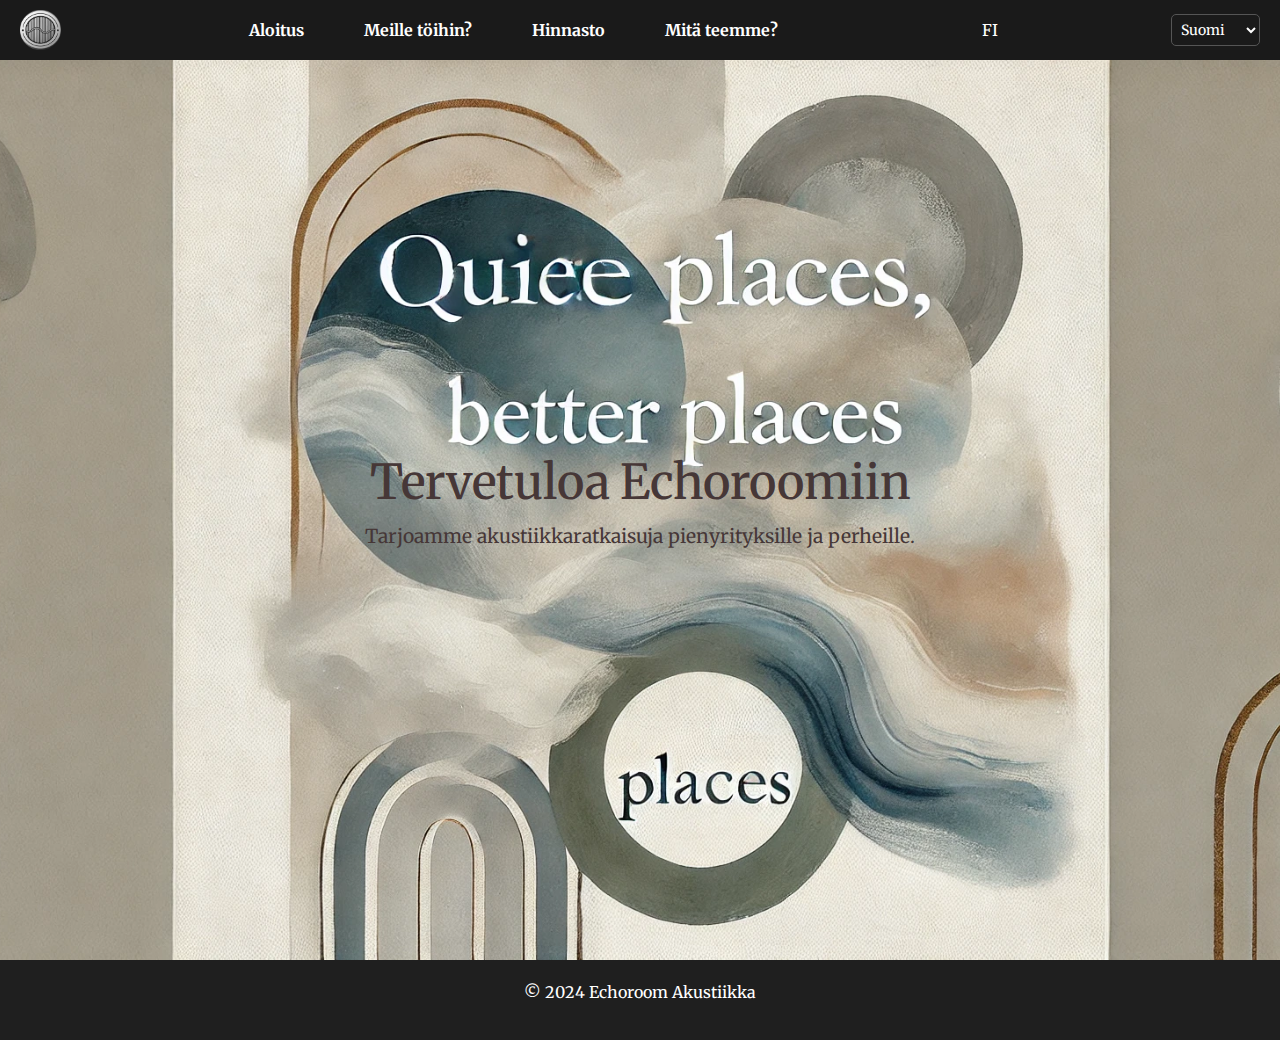
<file: index.html>
<!DOCTYPE html>
<html lang="fi" data-bs-theme="dark">
<head>
    <meta charset="UTF-8">
    <meta name="viewport" content="width=device-width, initial-scale=1.0">
    <title>Echoroom Akustiikka</title>
    <link href="https://cdn.jsdelivr.net/npm/bootstrap@5.3.3/dist/css/bootstrap.min.css" rel="stylesheet" integrity="sha384-QWTKZyjpPEjISv5WaRU9OFeRpok6YctnYmDr5pNlyT2bRjXh0JMhjY6hW+ALEwIH" crossorigin="anonymous">
    <link href="https://fonts.googleapis.com/css2?family=Merriweather:wght@300;400;700&family=Poppins:wght@300;400;700&display=swap" rel="stylesheet">
    <link rel="stylesheet" href="styles/styles.css">
    <link rel="icon" href="./images/Picture1.png" type="image/x-icon">
   
</head>
<body>
    <!-- Navigation Bar -->
    <nav>
        <div class="logo">
            <img src="./images/Picture1.png" alt="Echoroom Logo">
        </div>
        <ul class="nav-links">
            <li><a href="index.html">Aloitus</a></li>
            <li><a href="forms.html">Meille töihin?</a></li>
            <li><a href="hinnasto.html">Hinnasto</a></li>
            <li><a href="services.html">Mitä teemme?</a></li>
        </ul>
        <button class="language-selector">FI</button>
        <div class="language-selector">
            <select>
                <option value="fi">Suomi</option>
                <option value="sv">Ruotsi</option>
                <option value="en">Englanti</option>
            </select>
        </div>
        
        <div class="hamburger">
            <div></div>
            <div></div>
            <div></div>
        </div>
    </nav>

    <!-- Mobile Menu -->
    <ul class="mobile-menu">
        <li><a href="index.html">Aloitus</a></li>
        <li><a href="forms.html">Meille töihin?</a></li>
        <li><a href="hinnasto.html">Hinnasto</a></li>
        <li><a href="services.html">Mitä teemme?</a></li>
    </ul>

    <!-- Hero Section -->
    <section class="hero">
        <img src="./images/DALL·E 2024-12-08 19.11.38 - An abstract painting-style digital artwork with calming tones of soft grays, whites, and muted blues. The design features smooth, flowing shapes and t.webp" alt="Hero Background" class="hero-image">
        <div class="hero-content">
            <h1>Tervetuloa Echoroomiin</h1>
            <p>Tarjoamme akustiikkaratkaisuja pienyrityksille ja perheille.</p>
        </div>
    </section>

    <footer>
        <p>&copy; 2024 Echoroom Akustiikka</p>
    </footer>

    <script>
        const hamburger = document.querySelector('.hamburger');
        const mobileMenu = document.querySelector('.mobile-menu');

        hamburger.addEventListener('click', () => {
            mobileMenu.classList.toggle('active');
        });
    </script>
    <script src="https://cdn.jsdelivr.net/npm/bootstrap@5.3.3/dist/js/bootstrap.bundle.min.js" integrity="sha384-YvpcrYf0tY3lHB60NNkmXc5s9fDVZLESaAA55NDzOxhy9GkcIdslK1eN7N6jIeHz" crossorigin="anonymous"></script>
</body>
</html>
</file>
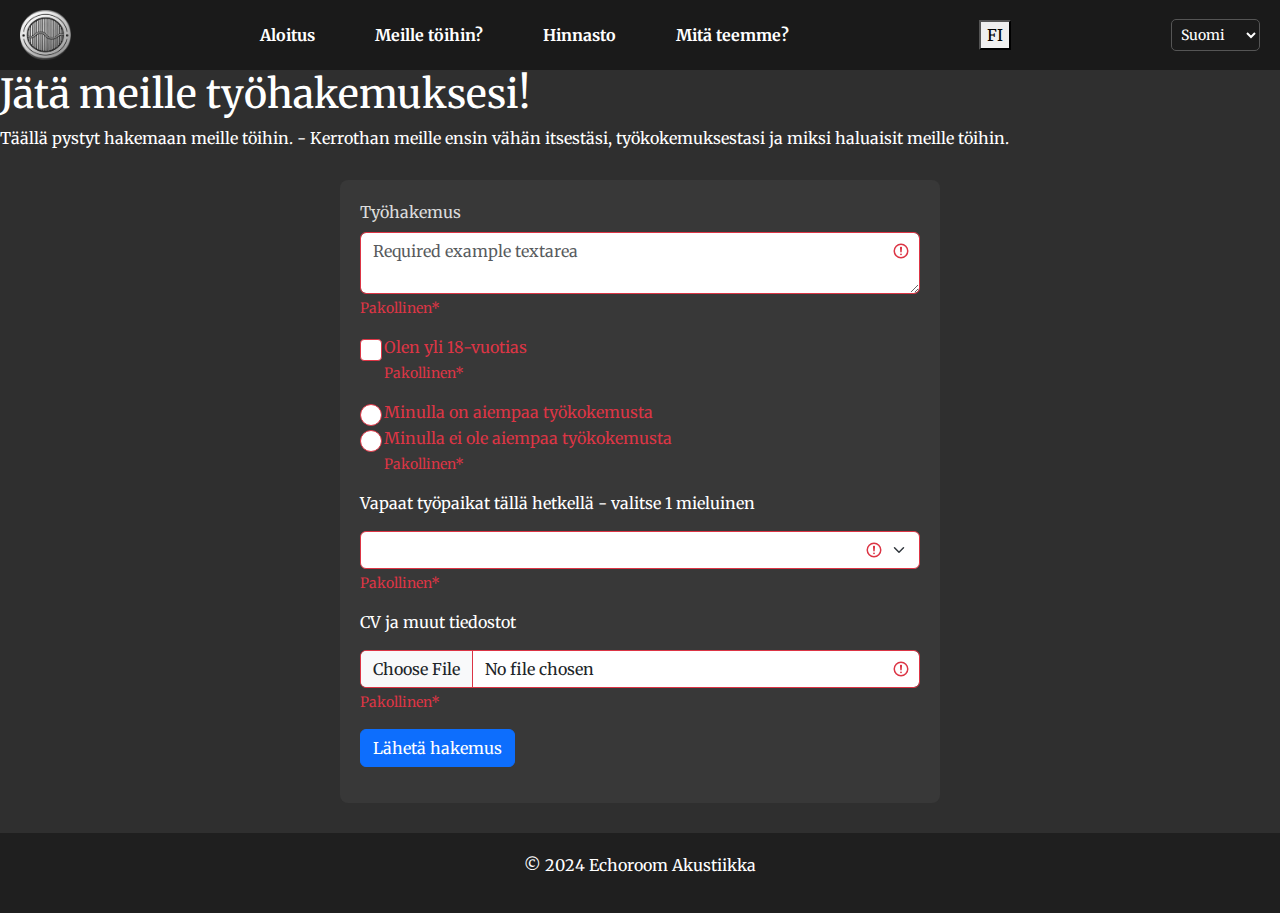
<file: forms.html>
<!DOCTYPE html>
<html lang="fi">
<head>
    <meta charset="UTF-8">
    <meta name="viewport" content="width=device-width, initial-scale=1.0">
    <title>Työhakemus | Echoroom</title>
    <link href="https://cdn.jsdelivr.net/npm/bootstrap@5.3.3/dist/css/bootstrap.min.css" rel="stylesheet" integrity="sha384-QWTKZyjpPEjISv5WaRU9OFeRpok6YctnYmDr5pNlyT2bRjXh0JMhjY6hW+ALEwIH" crossorigin="anonymous">
    <link href="https://fonts.googleapis.com/css2?family=Merriweather:wght@300;400;700&family=Poppins:wght@300;400;700&display=swap" rel="stylesheet">
    <link rel="stylesheet" href="styles/styles_forms.css">
    <link rel="icon" href="./images/Picture1.png" type="image/x-icon">
 
</head>
<body>
    <!-- Navigation -->
     <!-- Navigation Bar -->
     <nav>
      <div class="logo">
          <img src="./images/Picture1.png" alt="Echoroom Logo">
      </div>
      <ul class="nav-links">
          <li><a href="index.html">Aloitus</a></li>
          <li><a href="forms.html">Meille töihin?</a></li>
          <li><a href="hinnasto.html">Hinnasto</a></li>
          <li><a href="services.html">Mitä teemme?</a></li>
      </ul>
      <button class="language-selector">FI</button>
      <div class="language-selector">
          <select>
              <option value="fi">Suomi</option>
              <option value="sv">Ruotsi</option>
              <option value="en">Englanti</option>
          </select>
      </div>
      
      <div class="hamburger">
          <div></div>
          <div></div>
          <div></div>
      </div>
  </nav>

  <!-- Mobile Menu -->
  <ul class="mobile-menu">
      <li><a href="index.html">Aloitus</a></li>
      <li><a href="forms.html">Meille töihin?</a></li>
      <li><a href="hinnasto.html">Hinnasto</a></li>
      <li><a href="services.html">Mitä teemme?</a></li>
  </ul>

    <!-- Content -->
    <h1>Jätä meille työhakemuksesi!</h1>
    <p>Täällä pystyt hakemaan meille töihin. - Kerrothan meille ensin vähän itsestäsi, työkokemuksestasi ja miksi haluaisit meille töihin.</p>
    <form class="was-validated">
        <!-- Form fields (unchanged) -->
        <div class="mb-3">
            <label for="validationTextarea" class="form-label">Työhakemus</label>
            <textarea class="form-control" id="validationTextarea" placeholder="Required example textarea" required></textarea>
            <div class="invalid-feedback">Pakollinen*</div>
        </div>
        <div class="form-check mb-3">
            <input type="checkbox" class="form-check-input" id="validationFormCheck1" required>
            <label class="form-check-label" for="validationFormCheck1">Olen yli 18-vuotias </label>
            <div class="invalid-feedback">Pakollinen*</div>
        </div>
        <div class="form-check">
            <input type="radio" class="form-check-input" id="validationFormCheck2" name="radio-stacked" required>
            <label class="form-check-label" for="validationFormCheck2">Minulla on aiempaa työkokemusta</label>
        </div>
        <div class="form-check mb-3">
            <input type="radio" class="form-check-input" id="validationFormCheck3" name="radio-stacked" required>
            <label class="form-check-label" for="validationFormCheck3">Minulla ei ole aiempaa työkokemusta</label>
            <div class="invalid-feedback">Pakollinen*</div>
        </div>
        <p>Vapaat työpaikat tällä hetkellä - valitse 1 mieluinen </p>
        <div class="mb-3">
            <select class="form-select" required aria-label="select example">
                <option value=""></option>
                <option value="1">UI/UX- suunnittelija</option>
                <option value="2">Koodari</option>
                <option value="3">Markkinointi asiantuntija- senior</option>
            </select>
            <div class="invalid-feedback">Pakollinen*</div>
        </div>
        <p>CV ja muut tiedostot</p>
        <div class="mb-3">
            <input type="file" class="form-control" aria-label="file example" required>
            <div class="invalid-feedback">Pakollinen*</div>
        </div>
        <div class="mb-3">
            <button class="btn btn-primary" type="submit">Lähetä hakemus</button>
        </div>
    </form>

    <footer>
        <p>&copy; 2024 Echoroom Akustiikka</p>
    </footer>
    <script>
  const hamburger = document.querySelector('.hamburger');
const mobileMenu = document.querySelector('.mobile-menu');

hamburger.addEventListener('click', () => {
    mobileMenu.classList.toggle('active');
});

  </script>

</body>
</html>
</file>
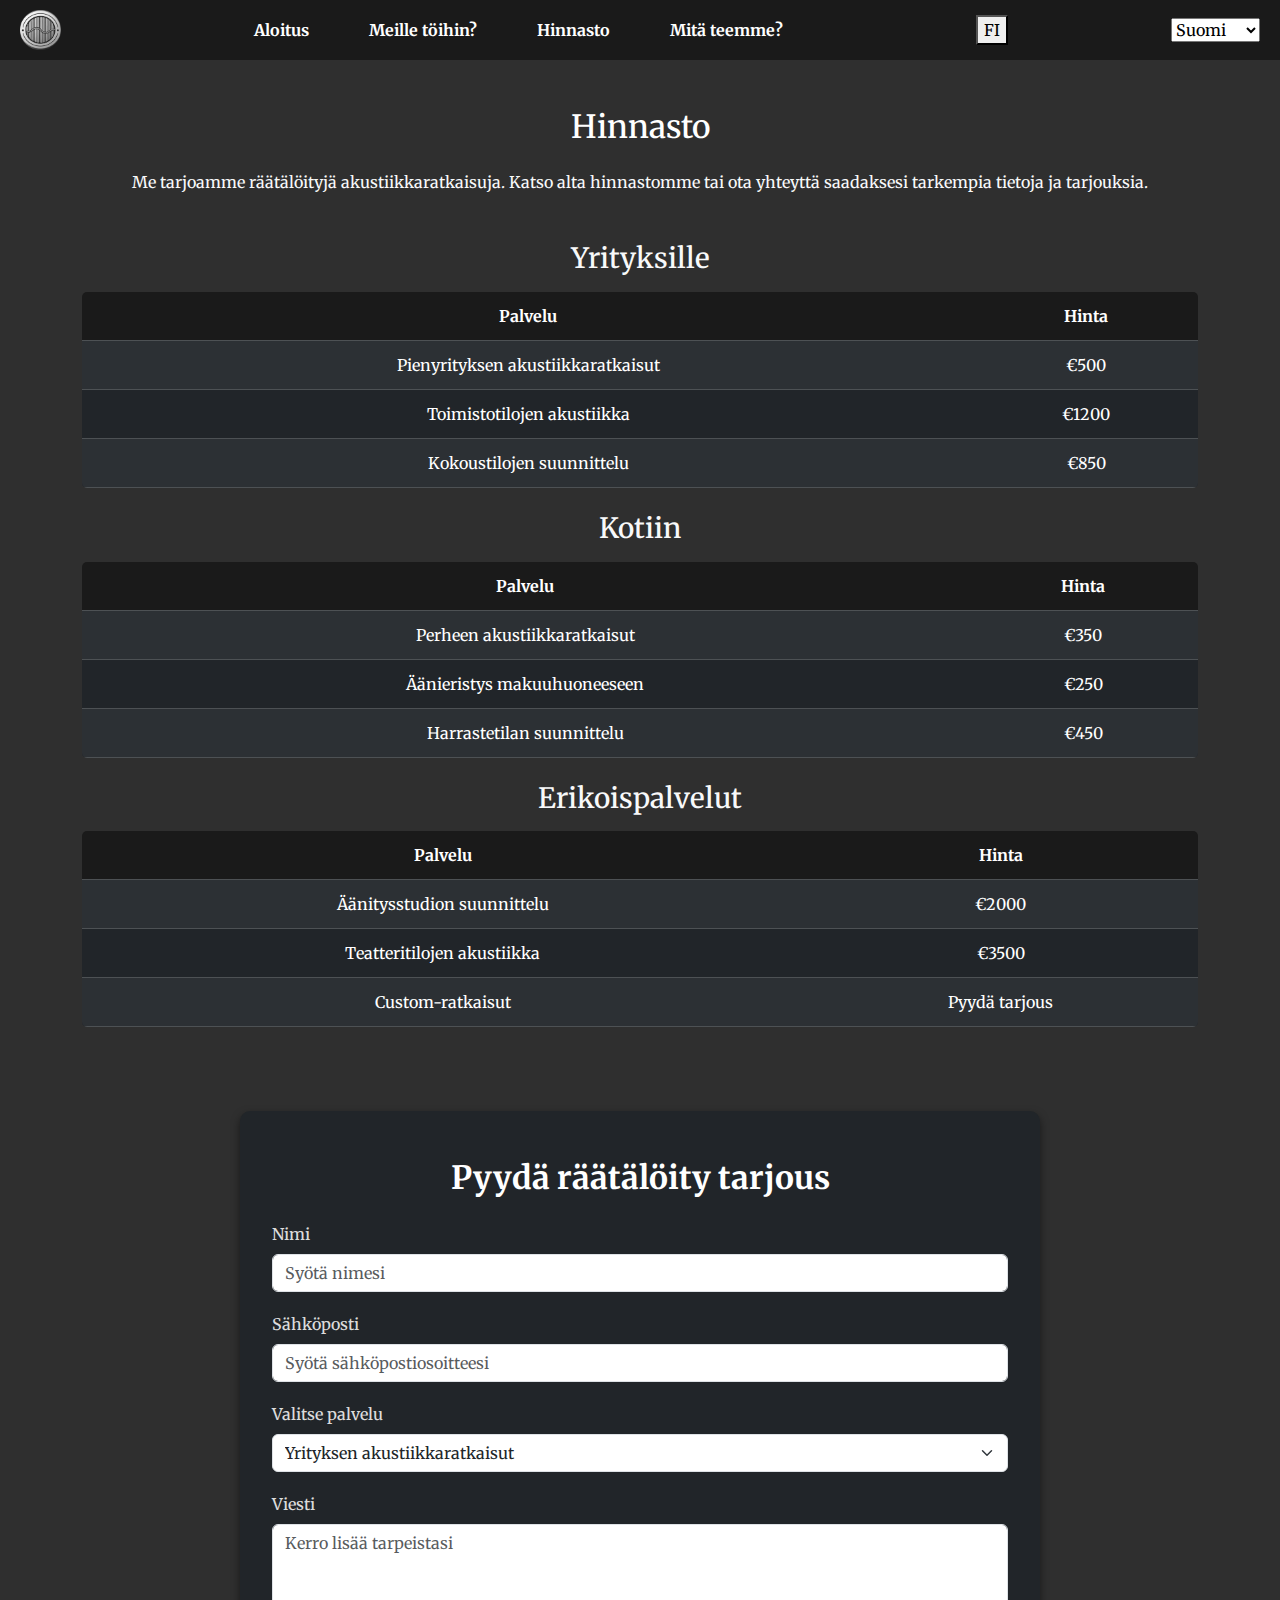
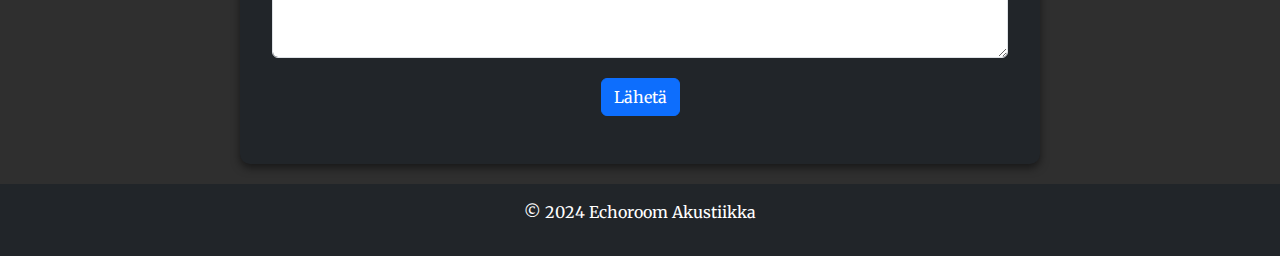
<file: hinnasto.html>
<!DOCTYPE html>
<html lang="fi">

<head>
    <meta charset="UTF-8">
    <meta name="viewport" content="width=device-width, initial-scale=1.0">
    <title>Hinnasto | Echoroom</title>
    <link href="https://cdn.jsdelivr.net/npm/bootstrap@5.3.3/dist/css/bootstrap.min.css" rel="stylesheet" integrity="sha384-QWTKZyjpPEjISv5WaRU9OFeRpok6YctnYmDr5pNlyT2bRjXh0JMhjY6hW+ALEwIH" crossorigin="anonymous">
    <link href="https://fonts.googleapis.com/css2?family=Merriweather:wght@300;400;700&family=Poppins:wght@300;400;700&display=swap" rel="stylesheet">
    <link rel="stylesheet" href="styles/styles_hinnasto.css">
    <link rel="icon" href="./images/Picture1.png" type="image/x-icon">
</head>

<body>
      <!-- Navigation -->
       <!-- Navigation Bar -->
    <nav>
        <div class="logo">
            <img src="./images/Picture1.png" alt="Echoroom Logo">
        </div>
        <ul class="nav-links">
            <li><a href="index.html">Aloitus</a></li>
            <li><a href="forms.html">Meille töihin?</a></li>
            <li><a href="hinnasto.html">Hinnasto</a></li>
            <li><a href="services.html">Mitä teemme?</a></li>
        </ul>
        <button class="language-selector">FI</button>
        <div class="language-selector">
            <select>
                <option value="fi">Suomi</option>
                <option value="sv">Ruotsi</option>
                <option value="en">Englanti</option>
            </select>
        </div>
        
        <div class="hamburger">
            <div></div>
            <div></div>
            <div></div>
        </div>
    </nav>

    <!-- Mobile Menu -->
    <ul class="mobile-menu">
        <li><a href="index.html">Aloitus</a></li>
        <li><a href="forms.html">Meille töihin?</a></li>
        <li><a href="hinnasto.html">Hinnasto</a></li>
        <li><a href="services.html">Mitä teemme?</a></li>
    </ul>

    <!-- Pricing Section -->
    <section class="pricing py-5">
        <div class="container">
            <h2 class="text-center mb-4">Hinnasto</h2>
            <p class="text-center text-light mb-5">Me tarjoamme räätälöityjä akustiikkaratkaisuja. Katso alta hinnastomme tai ota yhteyttä saadaksesi tarkempia tietoja ja tarjouksia.</p>

            <!-- Section 1: Yrityksille -->
            <div class="mb-4">
                <h3 class="text-center text-light">Yrityksille</h3>
                <table class="table table-dark table-striped text-center mt-3">
                    <thead>
                        <tr>
                            <th>Palvelu</th>
                            <th>Hinta</th>
                        </tr>
                    </thead>
                    <tbody>
                        <tr>
                            <td>Pienyrityksen akustiikkaratkaisut</td>
                            <td>€500</td>
                        </tr>
                        <tr>
                            <td>Toimistotilojen akustiikka</td>
                            <td>€1200</td>
                        </tr>
                        <tr>
                            <td>Kokoustilojen suunnittelu</td>
                            <td>€850</td>
                        </tr>
                    </tbody>
                </table>
            </div>

            <!-- Section 2: Kotiin -->
            <div class="mb-4">
                <h3 class="text-center text-light">Kotiin</h3>
                <table class="table table-dark table-striped text-center mt-3">
                    <thead>
                        <tr>
                            <th>Palvelu</th>
                            <th>Hinta</th>
                        </tr>
                    </thead>
                    <tbody>
                        <tr>
                            <td>Perheen akustiikkaratkaisut</td>
                            <td>€350</td>
                        </tr>
                        <tr>
                            <td>Äänieristys makuuhuoneeseen</td>
                            <td>€250</td>
                        </tr>
                        <tr>
                            <td>Harrastetilan suunnittelu</td>
                            <td>€450</td>
                        </tr>
                    </tbody>
                </table>
            </div>

            <!-- Section 3: Erikoispalvelut -->
            <div>
                <h3 class="text-center text-light">Erikoispalvelut</h3>
                <table class="table table-dark table-striped text-center mt-3">
                    <thead>
                        <tr>
                            <th>Palvelu</th>
                            <th>Hinta</th>
                        </tr>
                    </thead>
                    <tbody>
                        <tr>
                            <td>Äänitysstudion suunnittelu</td>
                            <td>€2000</td>
                        </tr>
                        <tr>
                            <td>Teatteritilojen akustiikka</td>
                            <td>€3500</td>
                        </tr>
                        <tr>
                            <td>Custom-ratkaisut</td>
                            <td>Pyydä tarjous</td>
                        </tr>
                    </tbody>
                </table>
            </div>
        </div>
    </section>

    <!-- Custom Offer Form -->
    <section class="form-section py-5 bg-dark text-light">
        <div class="container">
            <h2 class="text-center mb-4">Pyydä räätälöity tarjous</h2>
            <form id="custom-offer-form">
                <div class="mb-3">
                    <label for="name" class="form-label">Nimi</label>
                    <input type="text" id="name" name="name" class="form-control" placeholder="Syötä nimesi" required>
                </div>
                <div class="mb-3">
                    <label for="email" class="form-label">Sähköposti</label>
                    <input type="email" id="email" name="email" class="form-control" placeholder="Syötä sähköpostiosoitteesi" required>
                </div>
                <div class="mb-3">
                    <label for="service" class="form-label">Valitse palvelu</label>
                    <select id="service" name="service" class="form-select">
                        <option value="yritykset">Yrityksen akustiikkaratkaisut</option>
                        <option value="koti">Kodin akustiikkaratkaisut</option>
                        <option value="erikois">Erikoispalvelut</option>
                    </select>
                </div>
                <div class="mb-3">
                    <label for="message" class="form-label">Viesti</label>
                    <textarea id="message" name="message" class="form-control" rows="5" placeholder="Kerro lisää tarpeistasi"></textarea>
                </div>
                <div class="text-center">
                    <button type="submit" class="btn btn-primary">Lähetä</button>
                </div>
            </form>
        </div>
    </section>

    <!-- Footer -->
    <footer class="text-center bg-dark py-3">
        <p>&copy; 2024 Echoroom Akustiikka</p>
    </footer>

    <script>
        // Language selector functionality
        const languageSelector = document.getElementById('language-selector');
        languageSelector.addEventListener('change', function () {
            const selectedLanguage = this.value;
            alert('Kieli vaihdettu: ' + (selectedLanguage === 'fi' ? 'Suomi' : selectedLanguage === 'sv' ? 'Svenska' : 'English'));
        });

        // Form submission
        const form = document.getElementById('custom-offer-form');
        form.addEventListener('submit', function (e) {
            e.preventDefault();
            alert('Tarjouspyyntö lähetetty! Otamme yhteyttä mahdollisimman pian.');
            form.reset();
        });
    
        const hamburger = document.querySelector('.hamburger');
        const mobileMenu = document.querySelector('.mobile-menu');

        hamburger.addEventListener('click', () => {
            mobileMenu.classList.toggle('active');
        });
    </script>


    <script src="https://cdn.jsdelivr.net/npm/bootstrap@5.3.3/dist/js/bootstrap.bundle.min.js" integrity="sha384-YvpcrYf0tY3lHB60NNkmXc5s9fDVZLESaAA55NDzOxhy9GkcIdslK1eN7N6jIeHz" crossorigin="anonymous"></script>
</body>

</html>
</file>
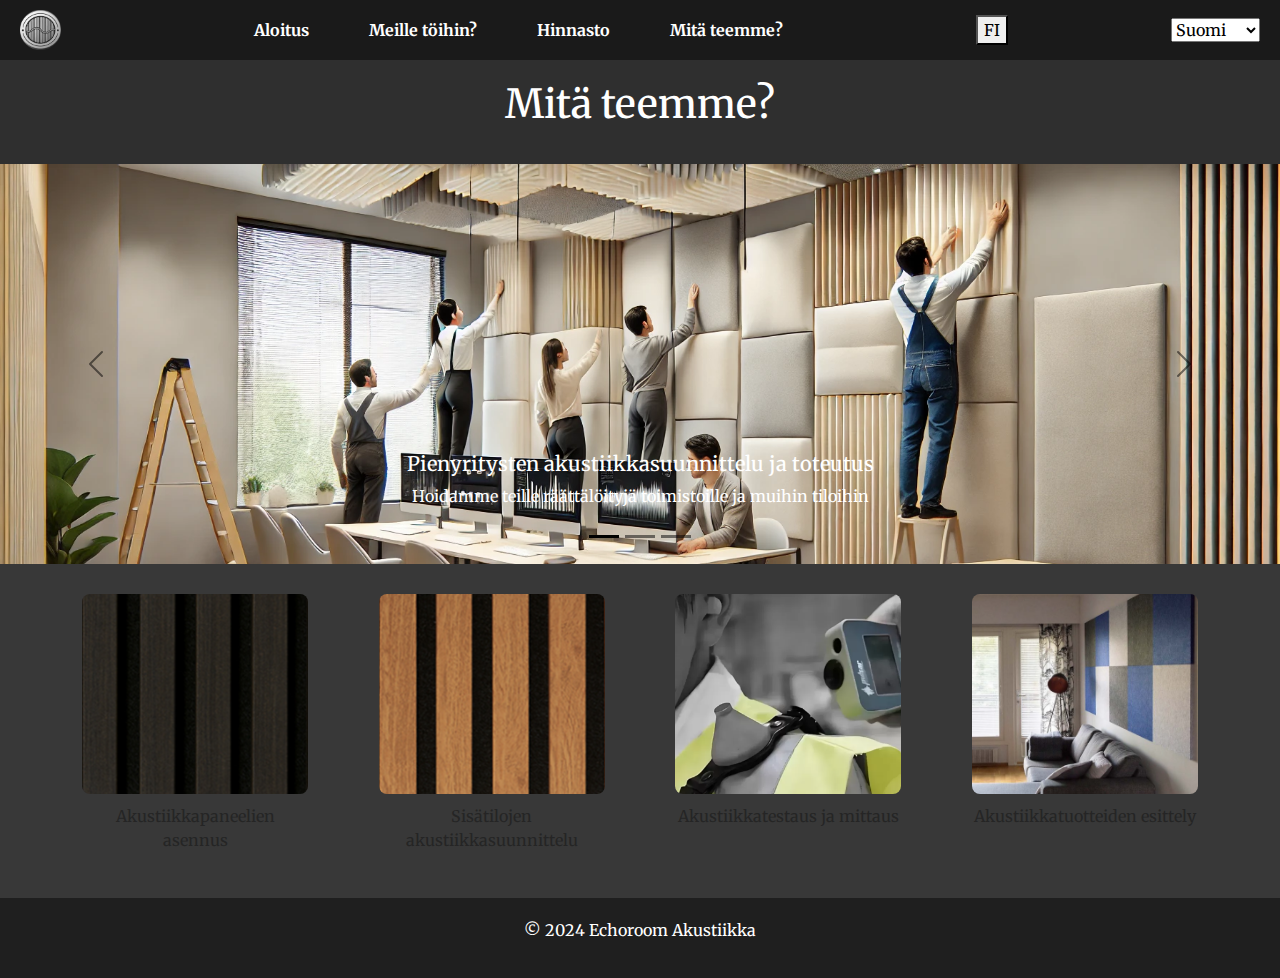
<file: services.html>
<!DOCTYPE html>
<html lang="fi">
<head>
    <meta charset="UTF-8">
    <meta name="viewport" content="width=device-width, initial-scale=1.0">
    <title>Mitä teemme | Echoroom</title>
    <link href="https://cdn.jsdelivr.net/npm/bootstrap@5.3.3/dist/css/bootstrap.min.css" rel="stylesheet" integrity="sha384-QWTKZyjpPEjISv5WaRU9OFeRpok6YctnYmDr5pNlyT2bRjXh0JMhjY6hW+ALEwIH" crossorigin="anonymous">
    <link href="https://fonts.googleapis.com/css2?family=Merriweather:wght@300;400;700&family=Poppins:wght@300;400;700&display=swap" rel="stylesheet">
    <link rel="stylesheet" href="styles/styles_services.css">
    <link rel="icon" href="./images/Picture1.png" type="image/x-icon">
</head>
<body>
    <!-- Navigation Bar -->
    <nav>
        <div class="logo">
            <img src="./images/Picture1.png" alt="Echoroom Logo">
        </div>
        <ul class="nav-links">
            <li><a href="index.html">Aloitus</a></li>
            <li><a href="forms.html">Meille töihin?</a></li>
            <li><a href="hinnasto.html">Hinnasto</a></li>
            <li><a href="services.html">Mitä teemme?</a></li>
        </ul>
        <button class="language-selector">FI</button>
        <div class="language-selector">
            <select>
                <option value="fi">Suomi</option>
                <option value="sv">Ruotsi</option>
                <option value="en">Englanti</option>
            </select>
        </div>
        
        <div class="hamburger">
            <div></div>
            <div></div>
            <div></div>
        </div>
    </nav>

    <!-- Mobile Menu -->
    <ul class="mobile-menu">
        <li><a href="index.html">Aloitus</a></li>
        <li><a href="forms.html">Meille töihin?</a></li>
        <li><a href="hinnasto.html">Hinnasto</a></li>
        <li><a href="services.html">Mitä teemme?</a></li>
    </ul>

    <h1>Mitä teemme?</h1>
    <p></p>

    <div id="carouselExampleDark" class="carousel carousel-dark slide">
        <div class="carousel-indicators">
          <button type="button" data-bs-target="#carouselExampleDark" data-bs-slide-to="0" class="active" aria-current="true" aria-label="Slide 1"></button>
          <button type="button" data-bs-target="#carouselExampleDark" data-bs-slide-to="1" aria-label="Slide 2"></button>
          <button type="button" data-bs-target="#carouselExampleDark" data-bs-slide-to="2" aria-label="Slide 3"></button>
        </div>
        <div class="carousel-inner">
          <div class="carousel-item active" data-bs-interval="10000">
            <img src="images/DALL·E 2024-12-08 21.44.30 - A modern small business office with an acoustic design being installed. Workers are placing sound-absorbing panels on walls, adjusting ceiling baffles.webp" class="d-block w-100" alt="">
            <div class="carousel-caption d-none d-md-block">
              <h5>Pienyritysten akustiikkasuunnittelu ja toteutus</h5>
              <p>Hoidamme teille räättälöityjä toimistoille ja muihin tiloihin</p>
            </div>
          </div>
          <div class="carousel-item" data-bs-interval="2000">
            <img src="images/DALL·E 2024-12-08 21.46.54 - A visually appealing interior design showcasing family-friendly acoustic solutions. The scene features a modern living room with soft, sound-absorbing.webp" class="d-block w-100" alt="...">
            <div class="carousel-caption d-none d-md-block">
              <h5>Perheille suunnitellut akustiikkaratkasut</h5>
              <p>Hoidamme ulkoisen ja sisäisen metelin hallinnan normaalin arjen keskellä</p>
            </div>
          </div>
          <div class="carousel-item">
            <img src="images/DALL·E 2024-12-08 21.47.05 - A modern showroom dedicated to the sale of acoustic materials. The space features neatly arranged displays of acoustic panels, ceiling tiles, and soun.webp" class="d-block w-100" alt="...">
            <div class="carousel-caption d-none d-md-block">
              <h5>Akustiikkamateriaalien myynti</h5>
              <p>Haluat itse rakentaa itselle täydellisen akustiikkaratkaisun? Ei hätää. Meillä se hoituu!</p>
            </div>
          </div>
        </div>
        <button class="carousel-control-prev" type="button" data-bs-target="#carouselExampleDark" data-bs-slide="prev">
          <span class="carousel-control-prev-icon" aria-hidden="true"></span>
          <span class="visually-hidden">Previous</span>
        </button>
        <button class="carousel-control-next" type="button" data-bs-target="#carouselExampleDark" data-bs-slide="next">
          <span class="carousel-control-next-icon" aria-hidden="true"></span>
          <span class="visually-hidden">Next</span>
        </button>
      </div>

    <!-- Smaller Descriptive Photos -->
    <section class="small-images">
        <div class="container">
            <div class="row">
                <div class="col-md-3">
                    <img src="./images/paneeli1.png" alt="Soundproofing installation" class="img-fluid">
                    <p>Akustiikkapaneelien asennus</p>
                </div>
                <div class="col-md-3">
                    <img src="./images/paneeli2.png" alt="Interior sound design" class="img-fluid">
                    <p>Sisätilojen akustiikkasuunnittelu</p>
                </div>
                <div class="col-md-3">
                    <img src="./images/mittaus.png" alt="Acoustic testing" class="img-fluid">
                    <p>Akustiikkatestaus ja mittaus</p>
                </div>
                <div class="col-md-3">
                    <img src="./images/esittely.png" alt="Acoustic product display" class="img-fluid">
                    <p>Akustiikkatuotteiden esittely</p>
                </div>
            </div>
        </div>
    </section>

    <footer>
        <p>&copy; 2024 Echoroom Akustiikka</p>
    </footer>

    <script>
        // Automatic Carousel Slide Change
        setInterval(() => {
            const nextButton = document.querySelector('.carousel-control-next');
            if (nextButton) {
                nextButton.click();
            }
        }, 5000); // Changes every 5 seconds
        
    </script>
     <script>
        const hamburger = document.querySelector('.hamburger');
        const mobileMenu = document.querySelector('.mobile-menu');

        hamburger.addEventListener('click', () => {
            mobileMenu.classList.toggle('active');
        });
    </script>
    <script src="https://cdn.jsdelivr.net/npm/bootstrap@5.3.3/dist/js/bootstrap.bundle.min.js" integrity="sha384-YvpcrYf0tY3lHB60NNkmXc5s9fDVZLESaAA55NDzOxhy9GkcIdslK1eN7N6jIeHz" crossorigin="anonymous"></script>
</body>
</html>
</file>
<file: styles/styles.css>
/* General Styling */
  body {
    font-family: 'Merriweather', 'Poppins', Arial, sans-serif;
    margin: 0;
    padding: 0;
    background-color: #2f2f2f;
    color: white;
}

footer {
    text-align: center;
    padding: 20px;
    background-color: #1f1f1f;
    color: white;
}

/* Navigation Bar */
nav {
    display: flex;
    align-items: center;
    justify-content: space-between;
    background-color: #1a1a1a;
    padding: 10px 20px;
    position: sticky;
    top: 0;
    z-index: 1000;
}

.logo img {
    height: 40px;
}

.nav-links {
    list-style-type: none;
    display: flex;
    margin: 0;
    padding: 0;
}

.nav-links li {
    margin: 0 15px;
}

.nav-links a {
    color: white;
    text-decoration: none;
    font-weight: bold;
    padding: 10px 15px;
    border-radius: 5px;
    transition: background-color 0.3s, transform 0.3s;
}

.nav-links a:hover {
    background-color: #007BFF;
    transform: scale(1.1);
}

/* Hamburger Menu for Mobile */
.hamburger {
    display: none;
    flex-direction: column;
    gap: 5px;
    cursor: pointer;
}

.hamburger div {
    width: 25px;
    height: 3px;
    background-color: white;
}

.mobile-menu {
    display: none;
    flex-direction: column;
    background-color: #1a1a1a;
    position: absolute;
    top: 60px;
    right: 0;
    width: 100%;
    z-index: 1001;
    padding: 10px 0;
}

.mobile-menu li {
    text-align: center;
    padding: 10px 0;
}

/* Hero Section */
.hero {
    position: relative;
    height: 100vh;
    width: 100%;
    overflow: hidden;
}

.hero-image {
    position: absolute;
    top: 0;
    left: 0;
    width: 100%;
    height: 100%;
    object-fit: cover;
    z-index: -1;
}

.hero-content {
    position: absolute;
    top: 50%;
    left: 50%;
    transform: translate(-50%, -50%);
    text-align: center;
    color: rgb(70, 55, 55);
}

.hero-content h1 {
    font-size: 3em;
    margin-bottom: 10px;
}

.hero-content p {
    font-size: 1.2em;
}

.language-selector {
    margin-left: 15px; /* Space between logo and selector */
    background-color: transparent; /* Matches nav background */
    color: white;
    border: none;
    padding: 0;
    font-size: 16px;
}

.language-selector select {
    background-color: #1a1a1a;
    color: white;
    border: 1px solid #555;
    border-radius: 5px;
    padding: 5px;
    font-size: 14px;
    cursor: pointer;
}

.language-selector select:focus {
    outline: none;
    border-color: #007BFF;
}


/* Responsive Design */
@media (max-width: 768px) {
    .nav-links {
        display: none;
    }

    .hamburger {
        display: flex;
    }

    .mobile-menu {
        display: flex;
    }
}
</file>
<file: styles/styles_forms.css>
body {
    font-family: 'Merriweather', 'Poppins', Arial, sans-serif;
    margin: 0;
    padding: 0;
    background-color: #2f2f2f;
    color: white;
}

footer {
    text-align: center;
    padding: 20px;
    background-color: #1f1f1f;
    color: white;
}

/* Navigation Bar */
nav {
    display: flex;
    align-items: center;
    justify-content: space-between;
    background-color: #1a1a1a;
    padding: 10px 20px;
    position: relative;
}

.logo img {
    height: 50px;
}

.hamburger {
    display: none;
    cursor: pointer;
}

.hamburger div {
    width: 25px;
    height: 3px;
    background-color: white;
    margin: 5px 0;
}

.nav-links {
    list-style-type: none;
    display: flex;
    margin: 0;
    padding: 0;
}

.nav-links li {
    margin: 0 15px;
}

.nav-links a {
    color: white;
    text-decoration: none;
    font-weight: bold;
    padding: 10px 15px;
    border-radius: 5px;
    transition: background-color 0.3s, transform 0.3s;
}

.nav-links a:hover {
    background-color: #007BFF;
    transform: scale(1.1);
}

.language-selector select {
    background-color: #1a1a1a;
    color: white;
    border: 1px solid #555;
    border-radius: 5px;
    padding: 5px;
    font-size: 14px;
    cursor: pointer;
}

/* Mobile Menu */
.mobile-menu {
    display: none;  /* Hide the mobile menu by default */
    list-style-type: none;
    padding: 0;
    margin: 0;
    flex-direction: column;  /* Stack links vertically */
    width: 100%;
    text-align: center;
}

.mobile-menu li {
    margin: 10px 0;
}

.mobile-menu a {
    display: block;
    color: white;
    text-decoration: none;
    padding: 10px;
    background-color: #333;
    border-radius: 5px;
    transition: background-color 0.3s;
}

.mobile-menu a:hover {
    background-color: #007BFF;
}

/* Show mobile menu when hamburger is clicked */
.mobile-menu.active {
    display: flex;
}

/* Form Styling */
form {
    background-color: #383838;
    padding: 20px;
    border-radius: 8px;
    max-width: 600px;
    margin: 30px auto;
}

form label {
    color: #dcdcdc;
}

form textarea, form select, form input {
    background-color: #2f2f2f;
    color: white;
    border: 1px solid #555;
    padding: 10px;
    border-radius: 5px;
}

form textarea:focus, form select:focus, form input:focus {
    outline: none;
    border-color: #007BFF;
}

form button {
    background-color: #007BFF;
    color: white;
    border: none;
    padding: 10px 20px;
    border-radius: 5px;
    cursor: pointer;
    transition: background-color 0.3s;
}

form button:hover {
    background-color: #0056b3;
}

/* Responsive Design */
@media (max-width: 768px) {
    .nav-links {
        display: none;
    }

    .hamburger {
        display: flex;
    }

    .mobile-menu {
        display: none; /* Hidden by default */
        width: 100%;
        text-align: center;
    }

    .mobile-menu.active {
        display: flex;
    }
}
</file>
<file: styles/styles_hinnasto.css>
body {
    font-family: 'Merriweather', 'Poppins', Arial, sans-serif;
    margin: 0;
    padding: 0;
    background-color: #2f2f2f;
    color: white;
}

footer {
    text-align: center;
    padding: 20px;
    background-color: #1f1f1f;
    color: white;
}

/* Navigation Bar */
nav {
    display: flex;
    align-items: center;
    justify-content: space-between;
    background-color: #1a1a1a;
    padding: 10px 20px;
    position: sticky;
    top: 0;
    z-index: 1000;
}

.logo img {
    height: 40px;
}

.nav-links {
    list-style-type: none;
    display: flex;
    margin: 0;
    padding: 0;
}

.nav-links li {
    margin: 0 15px;
}

.nav-links a {
    color: white;
    text-decoration: none;
    font-weight: bold;
    padding: 10px 15px;
    border-radius: 5px;
    transition: background-color 0.3s, transform 0.3s;
}

.nav-links a:hover {
    background-color: #007BFF;
    transform: scale(1.1);
}

/* Hamburger Menu for Mobile */
.hamburger {
    display: none;
    flex-direction: column;
    gap: 5px;
    cursor: pointer;
}

.hamburger div {
    width: 25px;
    height: 3px;
    background-color: white;
}

.mobile-menu {
    display: none;
    flex-direction: column;
    background-color: #1a1a1a;
    position: absolute;
    top: 60px;
    right: 0;
    width: 100%;
    z-index: 1001;
    padding: 10px 0;
}

.mobile-menu li {
    text-align: center;
    padding: 10px 0;
}

/* Pricing Section */
.table {
    width: 100%;
    margin-top: 20px;
    border-radius: 5px;
    overflow: hidden;
}

.table th,
.table td {
    text-align: center;
    padding: 12px;
}

.table-dark th {
    background-color: #1a1a1a;
}

.table-striped tbody tr:nth-child(odd) {
    background-color: #333;
}

.table-striped tbody tr:nth-child(even) {
    background-color: #444;
}

/* Form Section */
.form-section {
    background-color: #383838;
    padding: 40px 20px;
    border-radius: 10px;
    margin: 20px auto;
    max-width: 800px;
    box-shadow: 0 4px 8px rgba(0, 0, 0, 0.5);
}

.form-section h2 {
    color: white;
    text-align: center;
    margin-bottom: 20px;
    font-size: 2rem;
    font-weight: bold;
}

form label {
    color: #dcdcdc;
    margin-bottom: 5px;
    font-weight: 500;
}

form input,
form select,
form textarea {
    width: 100%;
    padding: 10px;
    margin-bottom: 20px;
    background-color: #2f2f2f;
    border: 1px solid #555;
    border-radius: 5px;
    color: white;
    font-size: 1rem;
}

form input:focus,
form select:focus,
form textarea:focus {
    outline: none;
    border-color: #4f483f;
    box-shadow: 0 0 5px #4f483f;
}

form button {
    background-color: #4f483f;
    color: white;
    font-size: 1.1rem;
    padding: 10px 20px;
    border: none;
    border-radius: 5px;
    cursor: pointer;
    transition: background-color 0.3s, transform 0.3s;
}

form button:hover {
    background-color: #3e382d;
    transform: scale(1.05);
}

/* Responsive Design */
@media (max-width: 768px) {
    .nav-links {
        display: none;
    }

    .hamburger {
        display: flex;
    }

    .mobile-menu {
        display: flex;
    }

    .form-section {
        padding: 20px 15px;
    }

    .form-section h2 {
        font-size: 1.8rem;
    }

    form input,
    form select,
    form textarea {
        font-size: 0.9rem;
    }

    form button {
        font-size: 1rem;
        padding: 10px 15px;
    }
}
/* Responsive Design */
@media (max-width: 768px) {
    .nav-links {
        display: none;
    }

    .hamburger {
        display: flex;
    }

    .mobile-menu {
        display: flex;
    }
}
</file>
<file: styles/styles_services.css>
body {
    font-family: 'Merriweather', 'Poppins', Arial, sans-serif;
    margin: 0;
    padding: 0;
    background-color: #2f2f2f;
    color: rgb(37, 37, 37);
}

footer {
    text-align: center;
    padding: 20px;
    background-color: #1f1f1f;
    color: white;
}
h1 {
    color: white; /* Make the heading text white */
    background-color: #2f2f2f; /* Ensure the background is the same as the overall background */
    padding: 20px; /* Optional: add padding to give space around the text */
    text-align: center; /* Optional: center the text */
}

/* Navigation Bar */
nav {
    display: flex;
    align-items: center;
    justify-content: space-between;
    background-color: #1a1a1a;
    padding: 10px 20px;
    position: sticky;
    top: 0;
    z-index: 1000;
}

.logo img {
    height: 40px;
}

.nav-links {
    list-style-type: none;
    display: flex;
    margin: 0;
    padding: 0;
}

.nav-links li {
    margin: 0 15px;
}

.nav-links a {
    color: white;
    text-decoration: none;
    font-weight: bold;
    padding: 10px 15px;
    border-radius: 5px;
    transition: background-color 0.3s, transform 0.3s;
}

.nav-links a:hover {
    background-color: #007BFF;
    transform: scale(1.1);
}

/* Hamburger Menu for Mobile */
.hamburger {
    display: none;
    flex-direction: column;
    gap: 5px;
    cursor: pointer;
}

.hamburger div {
    width: 25px;
    height: 3px;
    background-color: white;
}

.mobile-menu {
    display: none;
    flex-direction: column;
    background-color: #1a1a1a;
    position: absolute;
    top: 60px;
    right: 0;
    width: 100%;
    z-index: 1001;
    padding: 10px 0;
}

.mobile-menu li {
    text-align: center;
    padding: 10px 0;
}

/* Carousel Section */
.carousel-container {
    padding: 30px;
    background-color: #383838;
    border-radius: 8px;
    margin: 20px 0;
}

.carousel-inner img {
    object-fit: cover;
    height: 400px;
}

/* Smaller Images Section */
.small-images {
    background-color: #383838;
    padding: 30px 0;
}

.small-images .row {
    display: flex;
    justify-content: space-between;
    gap: 20px; /* Adds space between the columns */
    flex-wrap: wrap; /* Ensures the images wrap if there's not enough space */
}

.small-images .col-md-3 {
    text-align: center;
    flex: 1; /* Ensures that columns are flexible */
    max-width: 250px; /* Optional: ensures images do not stretch too wide */
    box-sizing: border-box;
}

.small-images img {
    width: 100%; /* Makes sure the image fills its container */
    height: 200px; /* Fixed height for all images */
    object-fit: cover; /* Ensures images maintain aspect ratio without distortion */
    border-radius: 8px;
    margin-bottom: 10px;
}

/* Change text color inside the carousel */
.carousel-caption {
    color: white; /* Set the text color to white */
}

.carousel-caption h5, 
.carousel-caption p {
    color: white; /* Ensure both the heading and paragraph text are white */
}

/* Responsive Design */
@media (max-width: 768px) {
    .nav-links {
        display: none;
    }

    .hamburger {
        display: flex;
    }

    .mobile-menu {
        display: flex;
    }

    .mobile-menu.active {
        display: flex; /* This makes the menu visible */
    }

    .carousel-item img {
        object-fit: cover;
        height: 200px; /* Set a specific height for smaller screens */
    }

    .carousel-caption {
        text-align: center;
        padding: 10px; /* Adjust padding for smaller screens */
    }

    .carousel-caption h5 {
        font-size: 1.2rem; /* Make the title smaller on mobile */
    }

    .carousel-caption p {
        font-size: 1rem; /* Adjust the description text size */
    }

    .carousel-control-prev-icon,
    .carousel-control-next-icon {
        background-color: rgba(0, 0, 0, 0.5); /* Slightly darken the controls for better visibility */
        height: 30px;
        width: 30px;
    }

    .carousel {
        max-width: 100%;
        overflow: hidden;
    }
}
</file>
